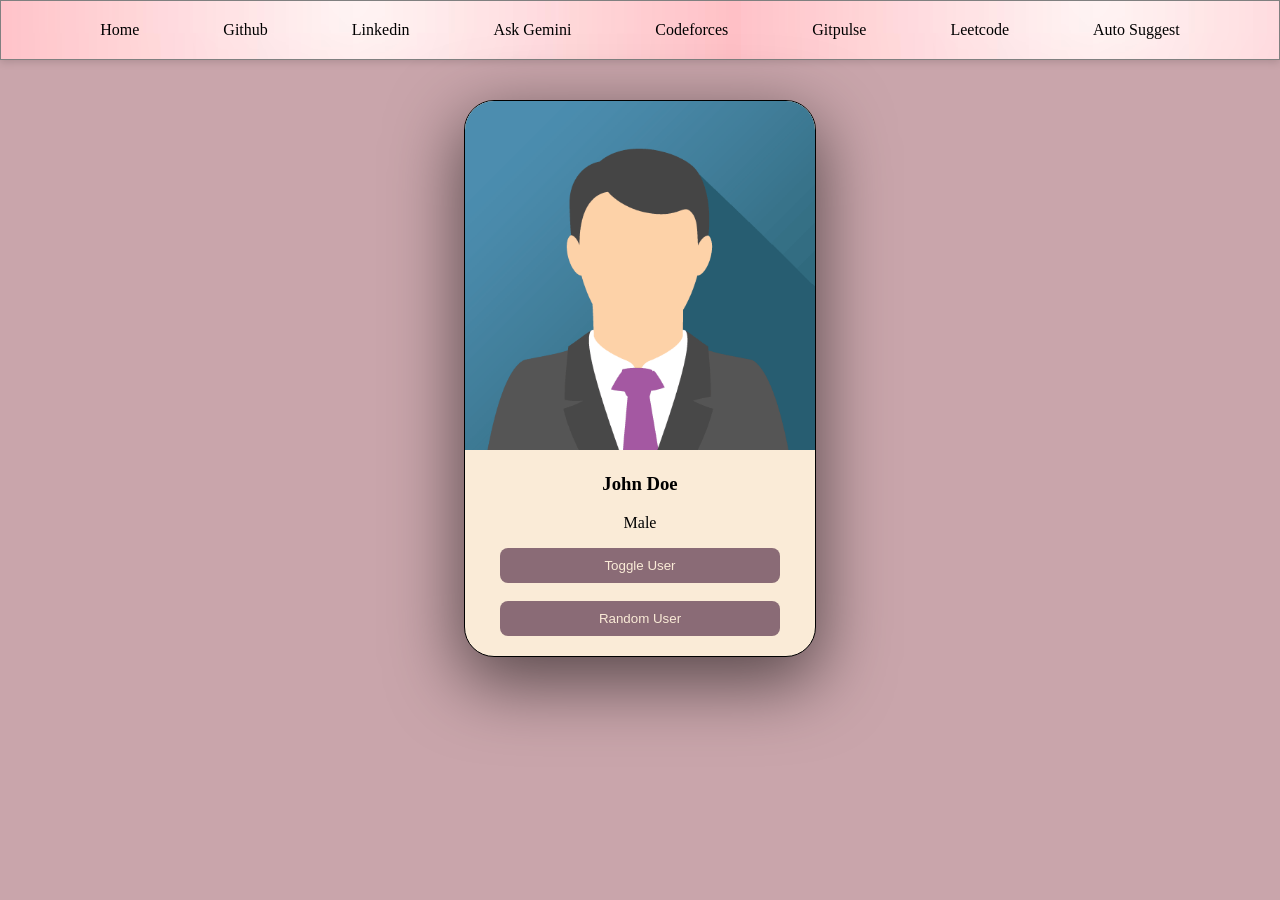
<file: target/classes/static/index.html>
<!DOCTYPE html>
<html lang="en">
<head>
    <meta charset="UTF-8">
    <meta name="viewport" content="width=device-width, initial-scale=1.0">
    <title>Document</title>
    <link rel="stylesheet" href="index.css">
</head>
<body>
    <!-- <h1>hello from sirii!</h1> -->
    <!-- <h2>this site is running live!!!</h2> -->
     <div class="navbar">
        <a href="">Home</a>
        <a href="https://github.com/" target="_blank">Github</a>
        <a href="https://www.linkedin.com/in/sirivalli-avutu-045475374/" target="_blank">Linkedin</a>
        <a href="ask-gemini.html" target="_blank">Ask Gemini</a>
        <a href="codeforces-stats.html" target="_blank">Codeforces</a>
        <a href="gitpulse.html" target="_blank">Gitpulse</a>
        <a href="leetcode-stats.html" target="_blank">Leetcode</a>
        <a href="autosuggest.html">Auto Suggest</a>
     </div>
     <div class="card">
        <img id="user-image" src="john.png" alt="image not found">
        <h3 id="user-name">John Doe</h3>
        <p id="user-gender">Male</p>

        <button onclick="toggleUser()">Toggle User</button>
        <br>
        <br>
        <button onclick="randomUser()">Random User</button>
     </div>
    <script src="index.js"></script>
</body>
</html>
</file>
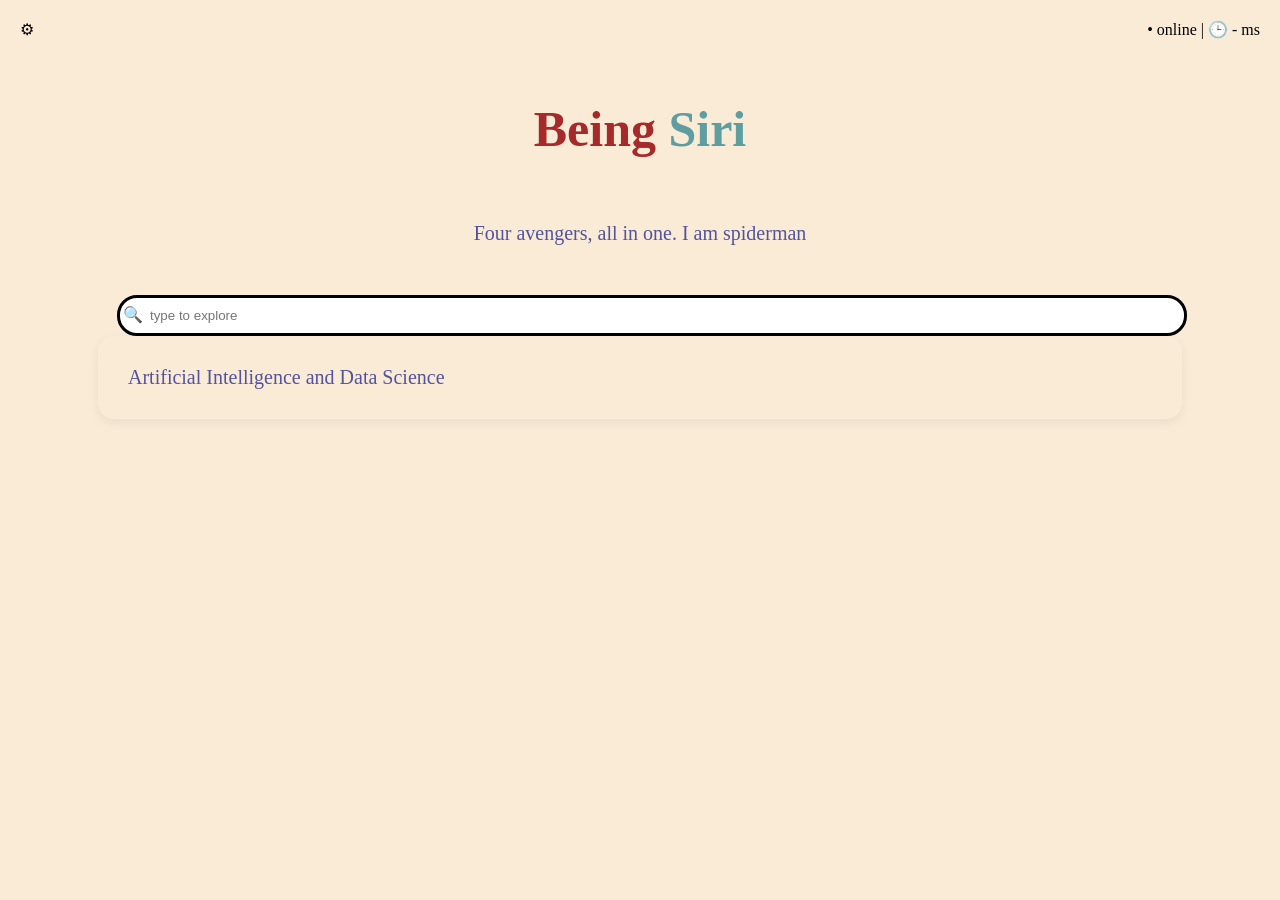
<file: target/classes/static/autosuggest.html>
<!DOCTYPE html>
<html lang="en">
<head>
    <meta charset="UTF-8">
    <meta name="viewport" content="width=device-width, initial-scale=1.0">
    <title>Document</title>
    <style>
        body{
            margin: 0px;
            background-color: antiquewhite;
            text-align: center;
        }
        .gear{
            position: fixed;
            top: 20px;
            left: 20px;
        }
        .pill{
            position: fixed;
            top: 20px;
            right: 20px;
        }

        .middlepart{
            text-align: center;
            margin-top: 100px;
            left: auto;
            right: auto;
        }

        .middlepart p{
            color: rgb(83, 83, 156);
            font-size: 20px;
            padding: 30px;
        }

        .halfhead{
            color: brown;
            font-size: 50px;
        }

        .middlepart h1{
            color: cadetblue;
            font-size: 50px;
        }

        .searchbar{
            border: solid;
            padding: 10px;
            width: 80%;
            padding-left: 30px;
            border-radius: 20px;
        }

        .lens{
            left: 30px;
            position: relative;
        }

        .search-suggestions {
            width: 80%;
            margin: 8px 0 0;
            border-radius: 16px;
            box-shadow: 0 4px 12px rgba(0, 0, 0, 0.06);
            overflow: hidden;
            text-align: left;
            margin: 0px auto;
        }
        .suggestion {
            padding: 10px 14px;
            border-bottom: 1px solid #f2f2f2;
            font-size: 14px;
        }

    </style>
</head>
<body>
    <span class="gear"> &#x2699; </span>
    <span class="pill"> &#x2022; online | &#x1F552; - ms </span>
    <div class="middlepart">
        <h1> <span class="halfhead"> Being </span> Siri </h1>
        <p>Four avengers, all in one. I am spiderman </p>
        <span class="lens"> &#128269;</span>
        <input class="searchbar" oninput=getSearchSuggestions() ="text" placeholder="type to explore">
        <p class="search-suggestions" id="search-suggestions">Artificial Intelligence and Data Science</p>
    </div>
    <script>
        function getSearchSuggestions(){
            var searchBox = document.getElementsById(searchbar);
            var searchSuggestions = document.getElementsById("search-suggestions")
                var userInput = searchBox.value;
                if(userInput.trim()==="") return;
                var URL1 = "https://autosuggest-backend.onrender.com/api/autosuggest?q="
                var URL3 = "&algorithm=brute&limit=10&weighted=false"

                var URL= URL1 + userInput + URL3;

                fetch(URL)
                    .then(function(response){
                        return response.json();
                    })
                    .then(function(data){
                        var searchResults = "";
                        var suggestions = data.results;
                        for(var i=0; i<data.count; i++){
                            searchResults+="<div class='suggestions'>" +
                                suggestions[i].text +
                                "</div>";
                        }
                        searchSuggestions.innerHTML=searchResults;
                    })
            }
    
    </script>
</body>
</html>

<!-- 
https://autosuggest-backend.onrender.com/api/autosuggest
 ?q=ba&algorithm=brute&limit=10&weighted=false -->
</file>
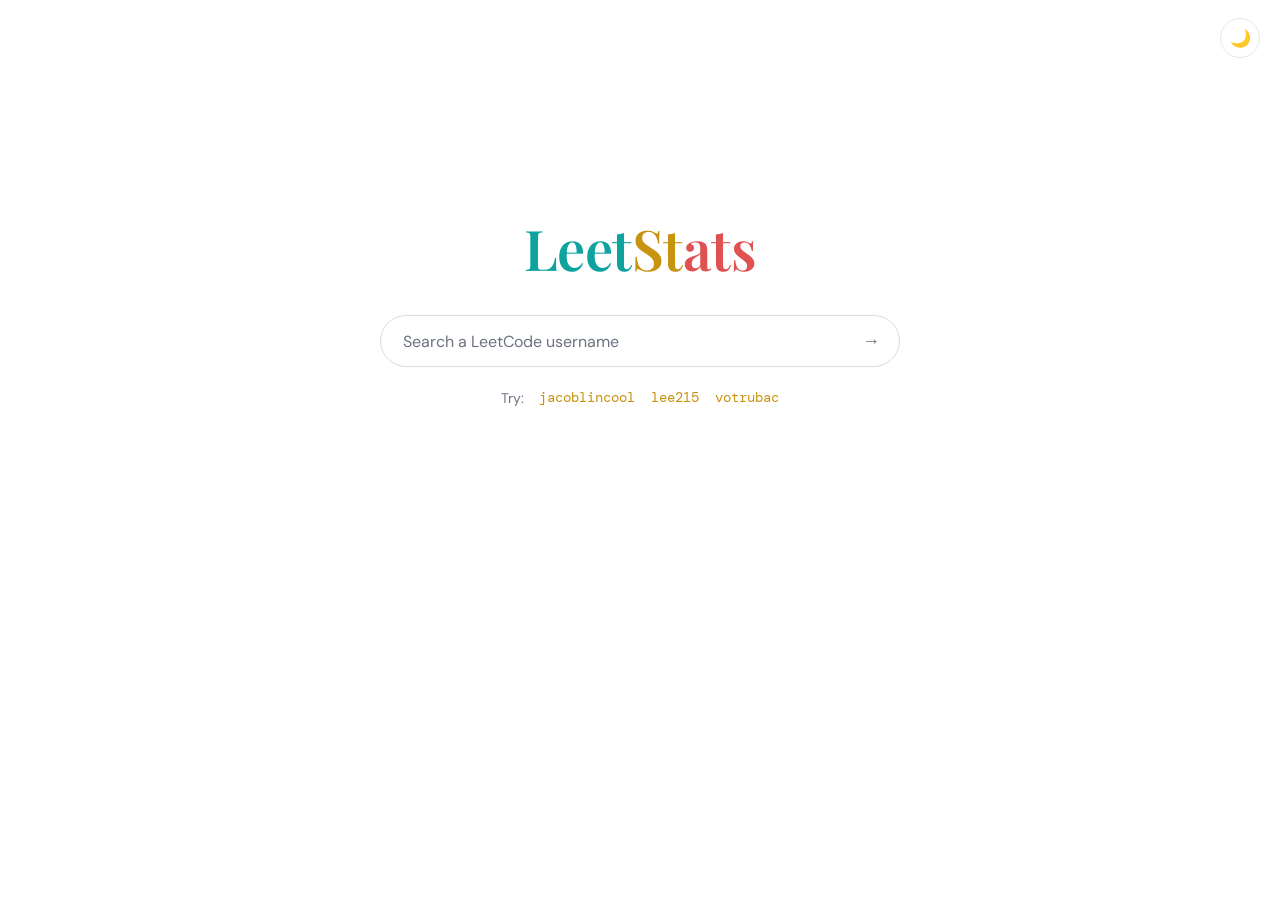
<file: target/classes/static/leetcode-stats.html>
<!DOCTYPE html>
<html lang="en" data-theme="light">
<head>
<meta charset="UTF-8">
<meta name="viewport" content="width=device-width, initial-scale=1.0">
<title>LeetStats</title>
<link rel="preconnect" href="https://fonts.googleapis.com">
<link rel="preconnect" href="https://fonts.gstatic.com" crossorigin>
<link href="https://fonts.googleapis.com/css2?family=Playfair+Display:wght@600&family=DM+Sans:wght@400;500;700&family=DM+Mono:wght@400;500&display=swap" rel="stylesheet">
<style>
  :root, [data-theme="light"] {
    --bg: #ffffff;
    --text: #1f2328;
    --muted: #6b7280;
    --line: #e5e7eb;
    --surface: #ffffff;
    --input-border: #dadce0;
    --input-shadow: rgba(32, 33, 36, 0.12);
    --track: #f0f1f3;
    --easy: #0fa39e;
    --medium: #c8930f;
    --hard: #e05252;
    --accent: #c8930f;
    --card-shadow: 0 1px 3px rgba(32, 33, 36, 0.08), 0 8px 28px rgba(32, 33, 36, 0.06);
  }
  [data-theme="dark"] {
    --bg: #0a0b0d;
    --text: #e9e7e2;
    --muted: #8b8f98;
    --line: rgba(255, 255, 255, 0.09);
    --surface: #121418;
    --input-border: rgba(255, 255, 255, 0.14);
    --input-shadow: rgba(0, 0, 0, 0.5);
    --track: rgba(255, 255, 255, 0.08);
    --easy: #3ddad7;
    --medium: #e3b341;
    --hard: #ff6b6b;
    --accent: #e3b341;
    --card-shadow: 0 20px 50px rgba(0, 0, 0, 0.45);
  }

  * { margin: 0; padding: 0; box-sizing: border-box; }

  html, body { height: 100%; }

  body {
    background: var(--bg);
    color: var(--text);
    font-family: "DM Sans", system-ui, sans-serif;
    display: flex;
    flex-direction: column;
    align-items: center;
    transition: background 0.25s, color 0.25s;
  }

  /* theme toggle, top right */
  .theme-toggle {
    position: fixed;
    top: 18px;
    right: 20px;
    width: 40px;
    height: 40px;
    border-radius: 50%;
    border: 1px solid var(--line);
    background: var(--surface);
    color: var(--text);
    font-size: 17px;
    cursor: pointer;
    display: flex;
    align-items: center;
    justify-content: center;
    transition: background 0.25s, border-color 0.25s, transform 0.15s;
    z-index: 10;
  }
  .theme-toggle:hover { transform: scale(1.06); }
  .theme-toggle:focus-visible { outline: 2px solid var(--accent); outline-offset: 2px; }

  main {
    width: 100%;
    max-width: 640px;
    padding: 0 24px 64px;
    display: flex;
    flex-direction: column;
    align-items: center;
    /* Google-style: sits a bit above vertical center when idle */
    margin-top: clamp(96px, 24vh, 210px);
    transition: margin-top 0.45s cubic-bezier(0.3, 0.8, 0.3, 1);
  }
  body.has-result main { margin-top: 72px; }

  .wordmark {
    font-family: "Playfair Display", serif;
    font-weight: 600;
    font-size: clamp(40px, 8vw, 56px);
    letter-spacing: -0.01em;
    margin-bottom: 30px;
    user-select: none;
  }
  .wordmark .l { color: var(--easy); }
  .wordmark .e { color: var(--medium); }
  .wordmark .t { color: var(--hard); }

  /* search */
  .search {
    width: 100%;
    max-width: 520px;
    display: flex;
    align-items: center;
    gap: 12px;
    background: var(--surface);
    border: 1px solid var(--input-border);
    border-radius: 999px;
    padding: 0 8px 0 22px;
    height: 52px;
    transition: box-shadow 0.2s, border-color 0.2s, background 0.25s;
  }
  .search:focus-within {
    box-shadow: 0 2px 10px var(--input-shadow);
    border-color: transparent;
  }
  [data-theme="dark"] .search:focus-within { border-color: var(--accent); box-shadow: none; }

  .search input {
    flex: 1;
    min-width: 0;
    border: none;
    outline: none;
    background: transparent;
    color: var(--text);
    font-family: "DM Mono", monospace;
    font-size: 16px;
  }
  .search input::placeholder { color: var(--muted); font-family: "DM Sans", sans-serif; }

  .search button {
    border: none;
    background: transparent;
    color: var(--muted);
    font-size: 18px;
    width: 40px;
    height: 40px;
    border-radius: 50%;
    cursor: pointer;
    display: flex;
    align-items: center;
    justify-content: center;
    transition: color 0.15s, background 0.15s;
  }
  .search button:hover { color: var(--accent); background: var(--track); }
  .search button:focus-visible { outline: 2px solid var(--accent); outline-offset: 1px; }
  .search button:disabled { opacity: 0.45; cursor: wait; }

  .try {
    margin-top: 20px;
    font-size: 14px;
    color: var(--muted);
    display: flex;
    gap: 14px;
    align-items: center;
    flex-wrap: wrap;
    justify-content: center;
  }
  .try button {
    background: none;
    border: none;
    padding: 2px 1px;
    color: var(--accent);
    font-family: "DM Mono", monospace;
    font-size: 13.5px;
    cursor: pointer;
    border-bottom: 1px dashed transparent;
    transition: border-color 0.15s;
  }
  .try button:hover { border-bottom-color: var(--accent); }
  .try button:focus-visible { outline: 2px solid var(--accent); outline-offset: 2px; }

  /* states */
  .loader {
    margin-top: 52px;
    width: 34px; height: 34px;
    border: 3px solid var(--track);
    border-top-color: var(--accent);
    border-radius: 50%;
    animation: spin 0.8s linear infinite;
  }
  @keyframes spin { to { transform: rotate(360deg); } }

  .error {
    margin-top: 44px;
    text-align: center;
    color: var(--muted);
    font-size: 14.5px;
    line-height: 1.6;
    max-width: 420px;
  }
  .error b { color: var(--hard); font-weight: 700; display: block; margin-bottom: 4px; }

  /* card */
  .card {
    width: 100%;
    margin-top: 44px;
    background: var(--surface);
    border: 1px solid var(--line);
    border-radius: 18px;
    padding: 30px 34px;
    box-shadow: var(--card-shadow);
    animation: rise 0.45s cubic-bezier(0.2, 0.7, 0.3, 1) both;
    transition: background 0.25s, border-color 0.25s;
  }
  @keyframes rise {
    from { opacity: 0; transform: translateY(14px); }
    to   { opacity: 1; transform: translateY(0); }
  }

  .card-head {
    display: flex;
    justify-content: space-between;
    align-items: baseline;
    gap: 10px;
    flex-wrap: wrap;
    margin-bottom: 26px;
  }
  .card-head a {
    font-family: "Playfair Display", serif;
    font-size: 23px;
    font-weight: 600;
    color: var(--text);
    text-decoration: none;
  }
  .card-head a:hover { color: var(--accent); }
  .card-head .rank {
    font-family: "DM Mono", monospace;
    font-size: 13px;
    color: var(--muted);
  }
  .card-head .rank b { color: var(--accent); font-weight: 500; }

  .card-body {
    display: grid;
    grid-template-columns: 168px 1fr;
    gap: 34px;
    align-items: center;
  }

  .ring-wrap { position: relative; width: 168px; height: 168px; margin: 0 auto; }
  .ring-wrap svg { transform: rotate(-90deg); display: block; }
  .ring-track { fill: none; stroke: var(--track); stroke-width: 9; }
  .ring-fill {
    fill: none;
    stroke: var(--accent);
    stroke-width: 9;
    stroke-linecap: round;
    transition: stroke-dashoffset 1.1s cubic-bezier(0.3, 0.8, 0.3, 1), stroke 0.25s;
  }
  .ring-center {
    position: absolute; inset: 0;
    display: flex; flex-direction: column;
    align-items: center; justify-content: center;
  }
  .ring-center .big {
    font-family: "DM Mono", monospace;
    font-size: 36px;
    line-height: 1;
  }
  .ring-center .small {
    color: var(--muted);
    font-size: 11.5px;
    margin-top: 6px;
    letter-spacing: 0.06em;
    text-transform: uppercase;
  }

  .bars { display: flex; flex-direction: column; gap: 18px; }
  .bar-top {
    display: flex;
    justify-content: space-between;
    align-items: baseline;
    margin-bottom: 7px;
  }
  .bar-top .label {
    font-size: 12.5px;
    font-weight: 700;
    letter-spacing: 0.09em;
    text-transform: uppercase;
  }
  .bar-top .nums {
    font-family: "DM Mono", monospace;
    font-size: 13px;
    color: var(--muted);
  }
  .bar-top .nums b { color: var(--text); font-weight: 500; }
  .bar-track { height: 7px; border-radius: 99px; background: var(--track); overflow: hidden; }
  .bar-fill { height: 100%; width: 0; border-radius: 99px; transition: width 1.1s cubic-bezier(0.3, 0.8, 0.3, 1); }
  .easy   .label { color: var(--easy); }   .easy   .bar-fill { background: var(--easy); }
  .medium .label { color: var(--medium); } .medium .bar-fill { background: var(--medium); }
  .hard   .label { color: var(--hard); }   .hard   .bar-fill { background: var(--hard); }

  .hidden { display: none !important; }

  @media (max-width: 540px) {
    .card { padding: 24px 20px; }
    .card-body { grid-template-columns: 1fr; gap: 26px; }
  }

  @media (prefers-reduced-motion: reduce) {
    * { animation: none !important; transition: none !important; }
  }
</style>
</head>
<body>
  <button class="theme-toggle" id="theme-toggle" aria-label="Switch theme" title="Switch theme">🌙</button>

  <main>
    <h1 class="wordmark"><span class="l">Leet</span><span class="e">St</span><span class="t">ats</span></h1>

    <div class="search">
      <input id="username" type="text" placeholder="Search a LeetCode username" autocomplete="off" spellcheck="false" aria-label="LeetCode username">
      <button id="go" aria-label="Fetch stats" title="Fetch stats">→</button>
    </div>

    <div class="try">
      <span>Try:</span>
      <button data-u="jacoblincool">jacoblincool</button>
      <button data-u="lee215">lee215</button>
      <button data-u="votrubac">votrubac</button>
    </div>

    <div id="loading" class="loader hidden" role="status" aria-label="Loading"></div>

    <div id="error" class="error hidden" role="alert">
      <b>Couldn't fetch that profile</b>
      <span id="error-msg"></span>
    </div>

    <section id="card" class="card hidden" aria-live="polite">
      <div class="card-head">
        <a id="profile-link" href="#" target="_blank" rel="noopener"></a>
        <span class="rank">Rank <b id="ranking">—</b></span>
      </div>
      <div class="card-body">
        <div class="ring-wrap">
          <svg width="168" height="168" viewBox="0 0 168 168" aria-hidden="true">
            <circle class="ring-track" cx="84" cy="84" r="74"></circle>
            <circle class="ring-fill" id="ring" cx="84" cy="84" r="74"></circle>
          </svg>
          <div class="ring-center">
            <div class="big" id="total-solved">0</div>
            <div class="small" id="total-label">solved</div>
          </div>
        </div>
        <div class="bars">
          <div class="bar-row easy">
            <div class="bar-top"><span class="label">Easy</span>
              <span class="nums"><b id="easy-solved">0</b> / <span id="easy-total">0</span></span></div>
            <div class="bar-track"><div class="bar-fill" id="easy-bar"></div></div>
          </div>
          <div class="bar-row medium">
            <div class="bar-top"><span class="label">Medium</span>
              <span class="nums"><b id="medium-solved">0</b> / <span id="medium-total">0</span></span></div>
            <div class="bar-track"><div class="bar-fill" id="medium-bar"></div></div>
          </div>
          <div class="bar-row hard">
            <div class="bar-top"><span class="label">Hard</span>
              <span class="nums"><b id="hard-solved">0</b> / <span id="hard-total">0</span></span></div>
            <div class="bar-track"><div class="bar-fill" id="hard-bar"></div></div>
          </div>
        </div>
      </div>
    </section>
  </main>

<script>
(function () {
  "use strict";

  /* ---------- theme ---------- */
  var root = document.documentElement;
  var toggle = document.getElementById("theme-toggle");
  var prefersDark = window.matchMedia("(prefers-color-scheme: dark)").matches;
  setTheme(prefersDark ? "dark" : "light");

  function setTheme(t) {
    root.setAttribute("data-theme", t);
    toggle.textContent = t === "dark" ? "☀️" : "🌙";
  }
  toggle.addEventListener("click", function () {
    setTheme(root.getAttribute("data-theme") === "dark" ? "light" : "dark");
  });

  /* ---------- elements ---------- */
  var input = document.getElementById("username");
  var goBtn = document.getElementById("go");
  var loadingEl = document.getElementById("loading");
  var errorEl = document.getElementById("error");
  var errorMsg = document.getElementById("error-msg");
  var cardEl = document.getElementById("card");

  var RING_R = 74;
  var RING_C = 2 * Math.PI * RING_R;
  var ring = document.getElementById("ring");
  ring.setAttribute("stroke-dasharray", RING_C);
  ring.setAttribute("stroke-dashoffset", RING_C);

  /* ---------- data sources (tried in order) ---------- */
  var SOURCES = [
    {
      url: function (u) { return "https://leetcode-api-faisalshohag.vercel.app/" + encodeURIComponent(u); },
      parse: function (d) {
        if (!d || d.errors || d.totalSolved === undefined) return null;
        return pick(d);
      }
    },
    {
      url: function (u) { return "https://alfa-leetcode-api.onrender.com/userProfile/" + encodeURIComponent(u); },
      parse: function (d) {
        if (!d || d.errors || d.totalSolved === undefined) return null;
        return pick(d);
      }
    },
    {
      url: function (u) { return "https://leetcode-stats-api.herokuapp.com/" + encodeURIComponent(u); },
      parse: function (d) {
        if (!d || d.status !== "success") return null;
        return pick(d);
      }
    }
  ];

  function pick(d) {
    return {
      totalSolved: d.totalSolved, totalQuestions: d.totalQuestions,
      easySolved: d.easySolved, totalEasy: d.totalEasy,
      mediumSolved: d.mediumSolved, totalMedium: d.totalMedium,
      hardSolved: d.hardSolved, totalHard: d.totalHard,
      ranking: d.ranking
    };
  }

  function fetchWithTimeout(url, ms) {
    var ctrl = new AbortController();
    var t = setTimeout(function () { ctrl.abort(); }, ms);
    return fetch(url, { signal: ctrl.signal })
      .then(function (r) { return r.json(); })
      .finally(function () { clearTimeout(t); });
  }

  function fetchStats(username) {
    var i = 0;
    function tryNext() {
      if (i >= SOURCES.length) return Promise.reject(new Error("all sources failed"));
      var src = SOURCES[i++];
      return fetchWithTimeout(src.url(username), 12000)
        .then(function (json) {
          var parsed = src.parse(json);
          return parsed || tryNext();
        })
        .catch(function () { return tryNext(); });
    }
    return tryNext();
  }

  /* ---------- rendering ---------- */
  function fmt(n) {
    if (n === null || n === undefined || isNaN(n)) return "—";
    return Number(n).toLocaleString("en-US");
  }

  function countUp(el, target, ms) {
    var reduce = window.matchMedia("(prefers-reduced-motion: reduce)").matches;
    if (reduce || !target) { el.textContent = fmt(target || 0); return; }
    var start = performance.now();
    (function step(now) {
      var p = Math.min(((now || performance.now()) - start) / ms, 1);
      var eased = 1 - Math.pow(1 - p, 3);
      el.textContent = fmt(Math.round(target * eased));
      if (p < 1) requestAnimationFrame(step);
    })();
  }

  function setBar(id, solved, total) {
    var pct = total > 0 ? (solved / total) * 100 : 0;
    document.getElementById(id).style.width = Math.max(pct, solved > 0 ? 2 : 0) + "%";
  }

  function render(username, s) {
    var link = document.getElementById("profile-link");
    link.textContent = username;
    link.href = "https://leetcode.com/u/" + encodeURIComponent(username) + "/";

    document.getElementById("ranking").textContent = "#" + fmt(s.ranking);
    document.getElementById("total-label").textContent = "of " + fmt(s.totalQuestions);
    document.getElementById("easy-solved").textContent = fmt(s.easySolved);
    document.getElementById("easy-total").textContent = fmt(s.totalEasy);
    document.getElementById("medium-solved").textContent = fmt(s.mediumSolved);
    document.getElementById("medium-total").textContent = fmt(s.totalMedium);
    document.getElementById("hard-solved").textContent = fmt(s.hardSolved);
    document.getElementById("hard-total").textContent = fmt(s.totalHard);

    document.body.classList.add("has-result");
    cardEl.classList.remove("hidden");

    requestAnimationFrame(function () {
      requestAnimationFrame(function () {
        countUp(document.getElementById("total-solved"), s.totalSolved, 1100);
        var pct = s.totalQuestions > 0 ? s.totalSolved / s.totalQuestions : 0;
        ring.setAttribute("stroke-dashoffset", RING_C * (1 - pct));
        setBar("easy-bar", s.easySolved, s.totalEasy);
        setBar("medium-bar", s.mediumSolved, s.totalMedium);
        setBar("hard-bar", s.hardSolved, s.totalHard);
      });
    });
  }

  function resetCard() {
    ring.setAttribute("stroke-dashoffset", RING_C);
    ["easy-bar", "medium-bar", "hard-bar"].forEach(function (id) {
      document.getElementById(id).style.width = "0";
    });
    document.getElementById("total-solved").textContent = "0";
  }

  /* ---------- flow ---------- */
  var busy = false;

  function lookup(username) {
    username = (username || "").trim();
    if (!username || busy) return;
    busy = true;

    input.value = username;
    goBtn.disabled = true;
    errorEl.classList.add("hidden");
    cardEl.classList.add("hidden");
    resetCard();
    loadingEl.classList.remove("hidden");

    fetchStats(username)
      .then(function (stats) {
        loadingEl.classList.add("hidden");
        render(username, stats);
      })
      .catch(function () {
        loadingEl.classList.add("hidden");
        errorMsg.textContent = 'No stats found for "' + username +
          '". Check the spelling, or the public stats APIs may be briefly busy — try again in a moment.';
        errorEl.classList.remove("hidden");
      })
      .finally(function () {
        goBtn.disabled = false;
        busy = false;
      });
  }

  goBtn.addEventListener("click", function () { lookup(input.value); });
  input.addEventListener("keydown", function (e) { if (e.key === "Enter") lookup(input.value); });
  document.querySelectorAll(".try button").forEach(function (b) {
    b.addEventListener("click", function () { lookup(b.dataset.u); });
  });
})();
</script>
</body>
</html>
</file>
<file: target/classes/static/index.css>
body{
    margin: 0px;
    background-color: rgb(201, 165, 171);
}

h1{
    color:red;
}

.navbar{
    border-style: solid;
    border-width: 1px;
    border-color: gray;
    padding: 20px;
    text-align: center;
    background-image: url(pinkgrad.png);
    /* background-color: antiquewhite; */
    box-shadow: rgba(0, 0, 0, 0.15) 0px 2px 8px;
}

.navbar a{
    padding: 20px;
    padding-right: 40px;
    padding-left: 40px;
    text-decoration: none;
    color: black;
}

.navbar a:hover{
    color: antiquewhite;
    background-color: rgb(147, 126, 132);
}

.card{
    border: 1px solid black;
    width: 350px;
    border-radius: 30px;
    text-align: center;
    margin-top: 40px;
    overflow: hidden;
    margin-left: auto;
    margin-right: auto;
    padding-bottom: 20px;
    background-color: antiquewhite;
    box-shadow: rgba(0, 0, 0, 0.56) 0px 22px 70px 4px;
}

.card img{
    /* width: 300px; */
    width: 100%;
}

.card button{
    color: antiquewhite;
    border-style: none;
    padding: 10px;
    width: 80%;
    border-radius: 8px;
    background-color: rgb(138, 107, 118);
}

.card button:hover{
    color: black;
    background-color: rgb(184, 153, 163);
    cursor: pointer;
}
</file>
